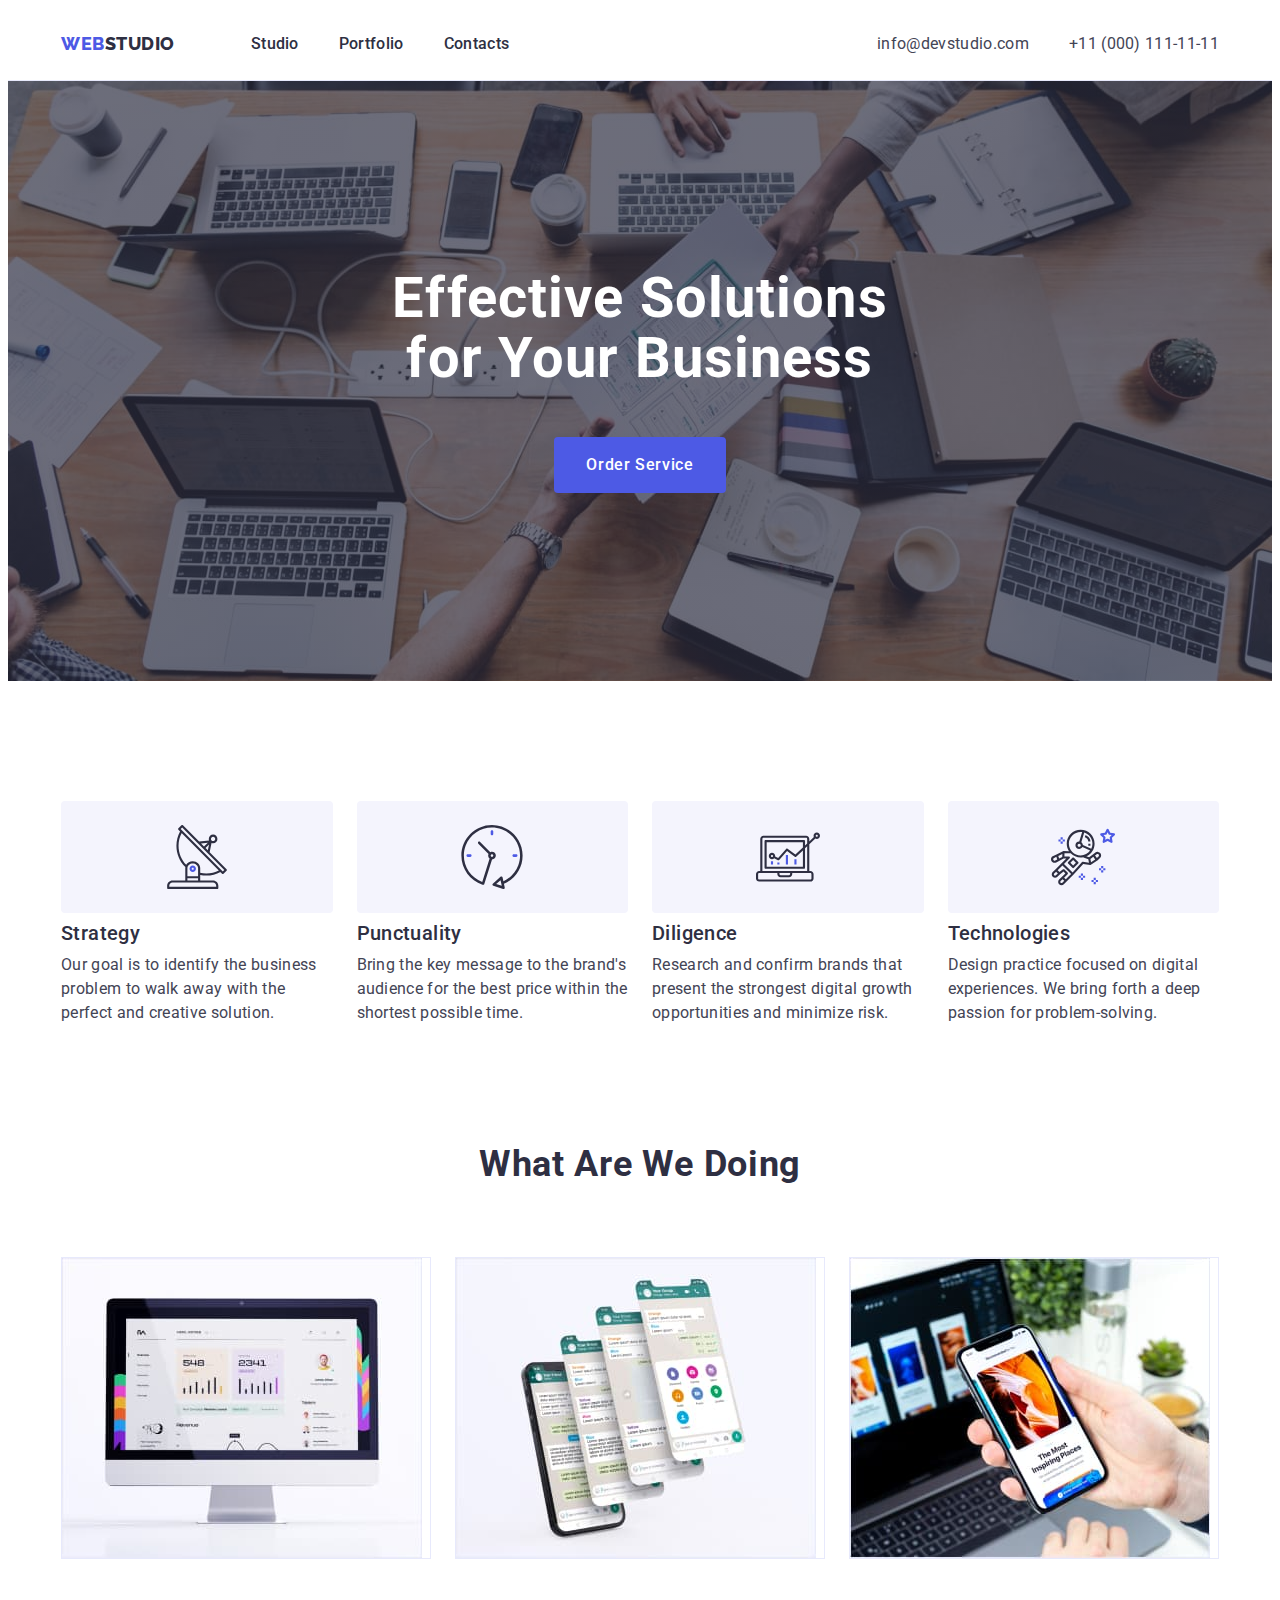
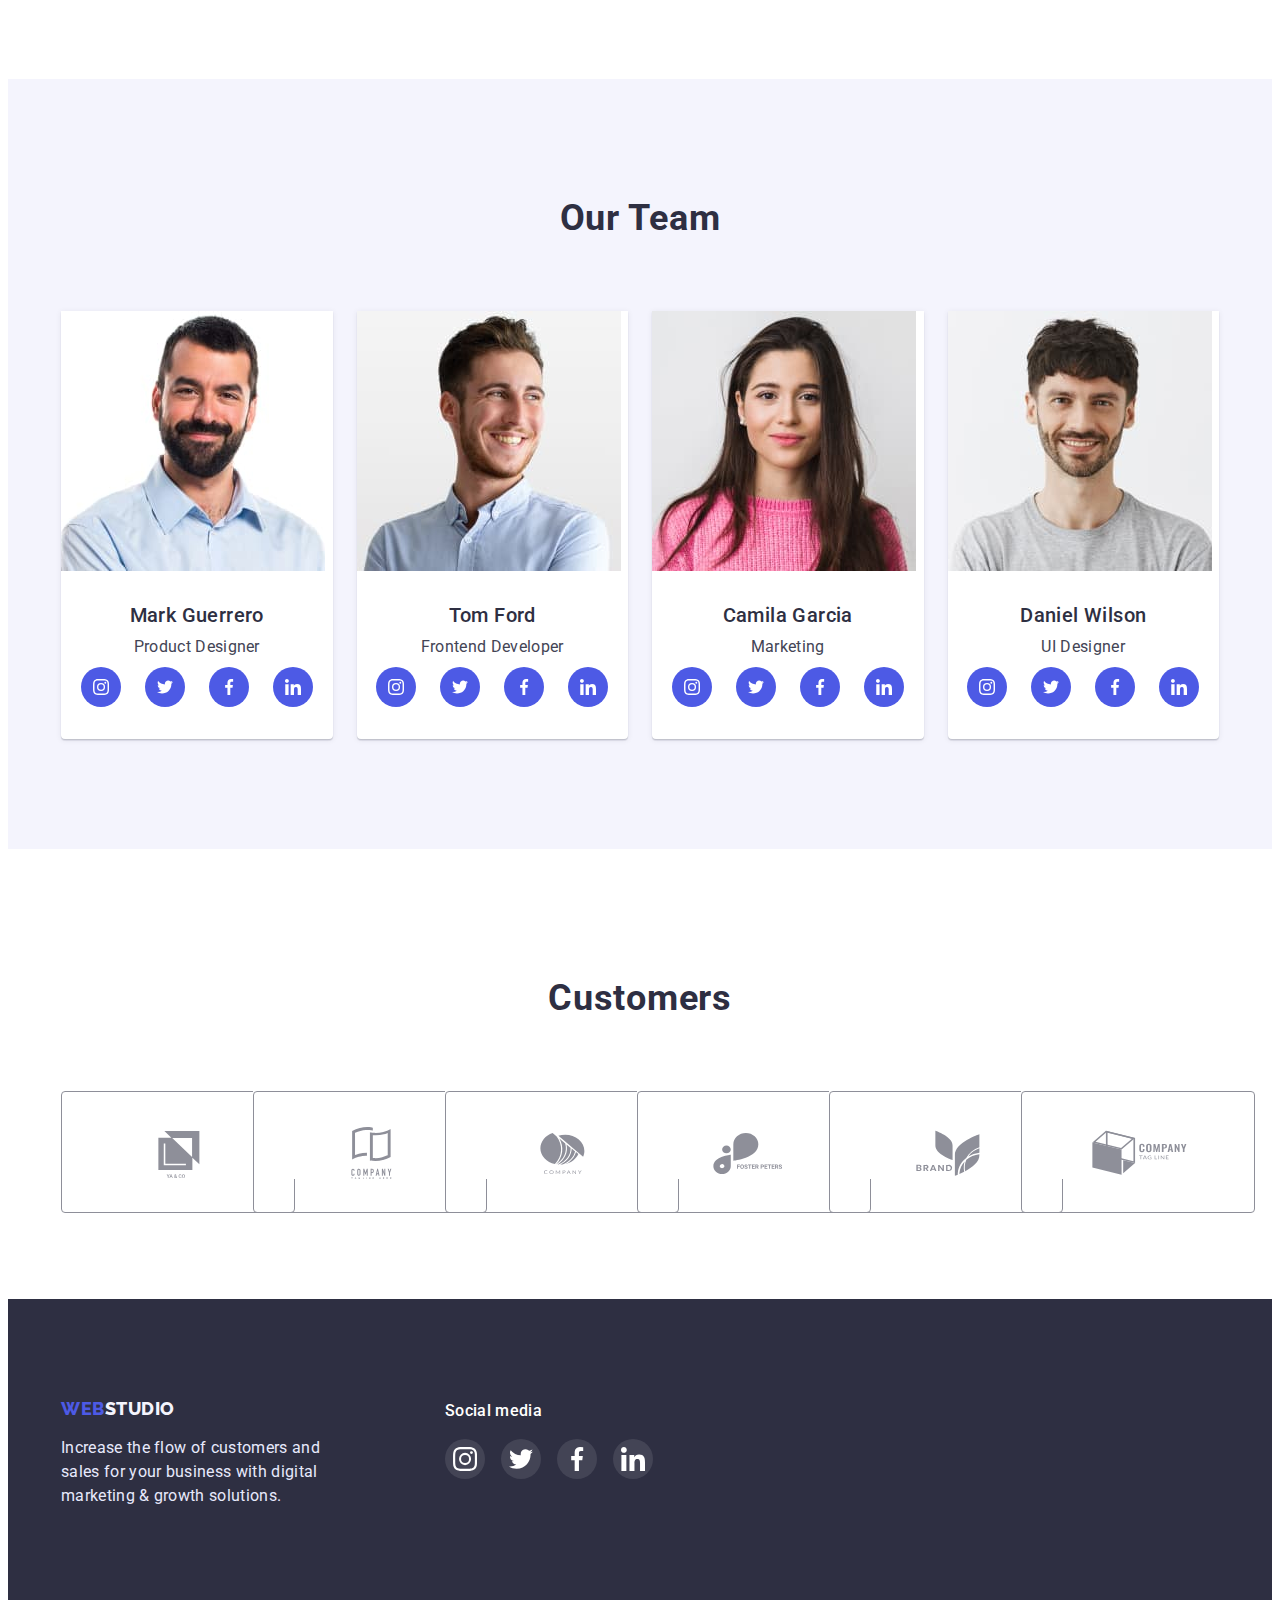
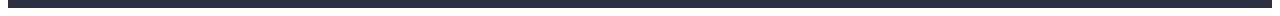
<file: index.html>
<!DOCTYPE html>
<html lang="en">
  <head>
    <meta charset="UTF-8" />
    <meta http-equiv="X-UA-Compatible" content="IE=edge" />
    <meta name="viewport" content="width=device-width, initial-scale=1.0" />
    <title>WebStudio</title>
    <link rel="preconnect" href="https://fonts.googleapis.com" />
    <link rel="preconnect" href="https://fonts.gstatic.com" crossorigin />
    <link
      href="https://fonts.googleapis.com/css2?family=Raleway:wght@800&family=Roboto:wght@400;500;700;900&display=swap"
      rel="stylesheet"
    />
    <link
      rel="stylesheet"
      href="https://cdnjs.cloudflare.com/ajax/libs/modern-normalize/1.1.0/modern-normalize.min.css"
      integrity="sha512-wpPYUAdjBVSE4KJnH1VR1HeZfpl1ub8YT/NKx4PuQ5NmX2tKuGu6U/JRp5y+Y8XG2tV+wKQpNHVUX03MfMFn9Q=="
      crossorigin="anonymous"
      referrerpolicy="no-referrer"
    />
    <link rel="stylesheet" href="./css/styles.css" />
  </head>
  <body>
    <header class="header">
      <div class="container header-container">
        <nav class="header-navigation">
          <a href="./index.html" class="header-logo link">
            <span class="header-logo-first">Web</span>Studio
          </a>
          <ul class="header-list list">
            <li class="header-item">
              <a href="./index.html" class="header-link link">Studio</a>
            </li>
            <li class="header-item">
              <a href="./portfolio.html" class="header-link link">Portfolio</a>
            </li>
            <li class="header-item">
              <a href="" class="header-link link">Contacts</a>
            </li>
          </ul>
        </nav>
        <address class="header-auth">
          <ul class="header-auth-list list">
            <li class="header-auth-item">
              <a href="mailto:info@devstudio.com" class="header-auth-mail link"
                >info@devstudio.com</a
              >
            </li>
            <li class="header-auth-item">
              <a href="tel:+110001111111" class="header-auth-phone link"
                >+11 (000) 111-11-11</a
              >
            </li>
          </ul>
        </address>
      </div>
    </header>
    <main>
      <section class="hero">
        <div class="container hero-container">
          <h1 class="hero-title">Effective Solutions for Your Business</h1>
          <button type="button" class="hero-btn">Order Service</button>
        </div>
      </section>
      <section class="benefits">
        <div class="container">
          <h2 class="benefits-title visually-hidden">Оur Features</h2>
          <ul class="benefits-list list">
            <li class="benefits-item">
              <span class="benefits-icon-box">
                <svg class="benefits-icon" width="64" height="64">
                  <use href="./images/benefits-icons.svg#icon-antenna"></use>
                </svg>
              </span>
              <h3 class="benefits-subtitle">Strategy</h3>
              <p class="benefits-text">
                Our goal is to identify the business problem to walk away with
                the perfect and creative solution.
              </p>
            </li>
            <li class="benefits-item">
              <span class="benefits-icon-box">
                <svg class="benefits-icon" width="64" height="64">
                  <use href="./images/benefits-icons.svg#icon-clock"></use>
                </svg>
              </span>
              <h3 class="benefits-subtitle">Punctuality</h3>
              <p class="benefits-text">
                Bring the key message to the brand's audience for the best price
                within the shortest possible time.
              </p>
            </li>
            <li class="benefits-item">
              <span class="benefits-icon-box">
                <svg class="benefits-icon" width="64" height="64">
                  <use href="./images/benefits-icons.svg#icon-diagram"></use>
                </svg>
              </span>
              <h3 class="benefits-subtitle">Diligence</h3>
              <p class="benefits-text">
                Research and confirm brands that present the strongest digital
                growth opportunities and minimize risk.
              </p>
            </li>
            <li class="benefits-item">
              <span class="benefits-icon-box">
                <svg class="benefits-icon" width="64" height="64">
                  <use href="./images/benefits-icons.svg#icon-astronaut"></use>
                </svg>
              </span>
              <h3 class="benefits-subtitle">Technologies</h3>
              <p class="benefits-text">
                Design practice focused on digital experiences. We bring forth a
                deep passion for problem-solving.
              </p>
            </li>
          </ul>
        </div>
      </section>
      <section class="doings">
        <div class="container">
          <h2 class="doings-title">What are we doing</h2>
          <ul class="doings-list list">
            <li class="doings-item">
              <img
                src="./images/about_img1.jpg"
                alt="pc"
                width="360"
                height="300"
              />
            </li>
            <li class="doings-item">
              <img
                src="./images/about_img2.jpg"
                alt="phone and layers"
                width="360"
                height="300"
              />
            </li>
            <li class="doings-item">
              <img
                src="./images/about_img3.jpg"
                alt="phone in hand"
                width="360"
                height="300"
              />
            </li>
          </ul>
        </div>
      </section>
      <section class="team">
        <div class="container">
          <h2 class="team-title">Our Team</h2>
          <ul class="team-list list">
            <li class="team-item">
              <img
                class="team-img"
                src="./images/team_img1.jpg"
                alt="photo of a team member"
              />
              <div class="team-name-container">
                <h3 class="team-name">Mark Guerrero</h3>
                <p class="team-position">Product Designer</p>
                <ul class="team-soc-list list">
                  <li class="team-soc-item list">
                    <a href="" class="team-soc-link link">
                      <svg class="team-soc-icon" width="16" height="16">
                        <use href="./images/soc-icons.svg#icon-instagram"></use>
                      </svg>
                    </a>
                  </li>
                  <li class="team-soc-item list">
                    <a href="" class="team-soc-link link">
                      <svg class="team-soc-icon" width="16" height="16">
                        <use href="./images/soc-icons.svg#icon-twitter"></use>
                      </svg>
                    </a>
                  </li>
                  <li class="team-soc-item list">
                    <a href="" class="team-soc-link link">
                      <svg class="team-soc-icon" width="16" height="16">
                        <use href="./images/soc-icons.svg#icon-facebook"></use>
                      </svg>
                    </a>
                  </li>
                  <li class="team-soc-item list">
                    <a href="" class="team-soc-link link">
                      <svg class="team-soc-icon" width="16" height="16">
                        <use href="./images/soc-icons.svg#icon-linkedin"></use>
                      </svg>
                    </a>
                  </li>
                </ul>
              </div>
            </li>
            <li class="team-item">
              <img
                class="team-img"
                src="./images/team_img2.jpg"
                alt="photo of a team member"
              />
              <div class="team-name-container">
                <h3 class="team-name">Tom Ford</h3>
                <p class="team-position">Frontend Developer</p>
                <ul class="team-soc-list list">
                  <li class="team-soc-item list">
                    <a href="" class="team-soc-link link">
                      <svg class="team-soc-icon" width="16" height="16">
                        <use href="./images/soc-icons.svg#icon-instagram"></use>
                      </svg>
                    </a>
                  </li>
                  <li class="team-soc-item list">
                    <a href="" class="team-soc-link link">
                      <svg class="team-soc-icon" width="16" height="16">
                        <use href="./images/soc-icons.svg#icon-twitter"></use>
                      </svg>
                    </a>
                  </li>
                  <li class="team-soc-item list">
                    <a href="" class="team-soc-link link">
                      <svg class="team-soc-icon" width="16" height="16">
                        <use href="./images/soc-icons.svg#icon-facebook"></use>
                      </svg>
                    </a>
                  </li>
                  <li class="team-soc-item list">
                    <a href="" class="team-soc-link link">
                      <svg class="team-soc-icon" width="16" height="16">
                        <use href="./images/soc-icons.svg#icon-linkedin"></use>
                      </svg>
                    </a>
                  </li>
                </ul>
              </div>
            </li>
            <li class="team-item">
              <img
                class="team-img"
                src="./images/team_img3.jpg"
                alt="photo of a team member"
              />
              <div class="team-name-container">
                <h3 class="team-name">Camila Garcia</h3>
                <p class="team-position">Marketing</p>
                <ul class="team-soc-list list">
                  <li class="team-soc-item list">
                    <a href="" class="team-soc-link link">
                      <svg class="team-soc-icon" width="16" height="16">
                        <use href="./images/soc-icons.svg#icon-instagram"></use>
                      </svg>
                    </a>
                  </li>
                  <li class="team-soc-item list">
                    <a href="" class="team-soc-link link">
                      <svg class="team-soc-icon" width="16" height="16">
                        <use href="./images/soc-icons.svg#icon-twitter"></use>
                      </svg>
                    </a>
                  </li>
                  <li class="team-soc-item list">
                    <a href="" class="team-soc-link link">
                      <svg class="team-soc-icon" width="16" height="16">
                        <use href="./images/soc-icons.svg#icon-facebook"></use>
                      </svg>
                    </a>
                  </li>
                  <li class="team-soc-item list">
                    <a href="" class="team-soc-link link">
                      <svg class="team-soc-icon" width="16" height="16">
                        <use href="./images/soc-icons.svg#icon-linkedin"></use>
                      </svg>
                    </a>
                  </li>
                </ul>
              </div>
            </li>
            <li class="team-item">
              <img
                class="team-img"
                src="./images/team_img4.jpg"
                alt="photo of a team member"
              />
              <div class="team-name-container">
                <h3 class="team-name">Daniel Wilson</h3>
                <p class="team-position">UI Designer</p>
                <ul class="team-soc-list list">
                  <li class="team-soc-item list">
                    <a href="" class="team-soc-link link">
                      <svg class="team-soc-icon" width="16" height="16">
                        <use href="./images/soc-icons.svg#icon-instagram"></use>
                      </svg>
                    </a>
                  </li>
                  <li class="team-soc-item list">
                    <a href="" class="team-soc-link link">
                      <svg class="team-soc-icon" width="16" height="16">
                        <use href="./images/soc-icons.svg#icon-twitter"></use>
                      </svg>
                    </a>
                  </li>
                  <li class="team-soc-item list">
                    <a href="" class="team-soc-link link">
                      <svg class="team-soc-icon" width="16" height="16">
                        <use href="./images/soc-icons.svg#icon-facebook"></use>
                      </svg>
                    </a>
                  </li>
                  <li class="team-soc-item list">
                    <a href="" class="team-soc-link link">
                      <svg class="team-soc-icon" width="16" height="16">
                        <use href="./images/soc-icons.svg#icon-linkedin"></use>
                      </svg>
                    </a>
                  </li>
                </ul>
              </div>
            </li>
          </ul>
        </div>
      </section>
      <section class="customers">
        <div class="container">
          <h2 class="customers-title">Customers</h2>
          <ul class="customers-list list">
            <li class="customers-item list">
              <a href="" class="customers-icon link">
                <svg class="customers-icon-pic" width="104" height="56">
                  <use
                    href="./images/customers-logo.svg#icon-customers-logo1">
                  </use>
                </svg>
              </a>
            </li>
            <li class="customers-item list">
              <a href="" class="customers-icon link">
                <svg class="customers-icon-pic" width="104" height="56">
                  <use
                    href="./images/customers-logo.svg#icon-customers-logo2">
                  </use>
                </svg>
              </a>
            </li>
            <li class="customers-item list">
              <a href="" class="customers-icon link">
                <svg class="customers-icon-pic" width="104" height="56">
                  <use
                    href="./images/customers-logo.svg#icon-customers-logo3">
                  </use>
                </svg>
              </a>
            </li>
            <li class="customers-item list">
              <a href="" class="customers-icon link">
                <svg class="customers-icon-pic" width="104" height="56">
                  <use
                    href="./images/customers-logo.svg#icon-customers-logo4">
                  </use>
                </svg>
              </a>
            </li>
            <li class="customers-item list">
              <a href="" class="customers-icon link">
                <svg class="customers-icon-pic" width="104" height="56">
                  <use
                    href="./images/customers-logo.svg#icon-customers-logo5">
                  </use>
                </svg>
              </a>
            </li>
            <li class="customers-item list">
              <a href="" class="customers-icon link">
                <svg class="customers-icon-pic" width="104" height="56">
                  <use
                    href="./images/customers-logo.svg#icon-customers-logo6">
                  </use>
                </svg>
              </a>
            </li>
          </ul>
        </div>
      </section>
    </main>
    <footer class="footer">
      <div class="footer-conatiner container">
        <div class="footer-text-container">
          <a href="./index.html" class="footer-logo link">
            <span class="footer-logo-first">Web</span>Studio
          </a>
          <p class="footer-text">
            Increase the flow of customers and sales for your business with
            digital marketing & growth solutions.
          </p>
        </div>
        <div class="footer-soc-container">
          <h3 class="footer-title">Social media</h3>
          <ul class="footer-soc-list list">
            <li class="footer-soc-item list">
              <a href="" class="footer-soc-link link">
                <svg class="footer-soc-icon" width="24" height="24">
                  <use href="./images/soc-icons.svg#icon-instagram"></use>
                </svg>
              </a>
            </li>
            <li class="footer-soc-item list">
              <a href="" class="footer-soc-link link">
                <svg class="footer-soc-icon" width="24" height="24">
                  <use href="./images/soc-icons.svg#icon-twitter"></use>
                </svg>
              </a>
            </li>
            <li class="footer-soc-item list">
              <a href="" class="footer-soc-link link">
                <svg class="footer-soc-icon" width="24" height="24">
                  <use href="./images/soc-icons.svg#icon-facebook"></use>
                </svg>
              </a>
            </li>
            <li class="footer-soc-item list">
              <a href="" class="footer-soc-link link">
                <svg class="footer-soc-icon" width="24" height="24">
                  <use href="./images/soc-icons.svg#icon-linkedin"></use>
                </svg>
              </a>
            </li>
          </ul>
        </div>
      </div>
    </footer>
  </body>
</html>
</file>
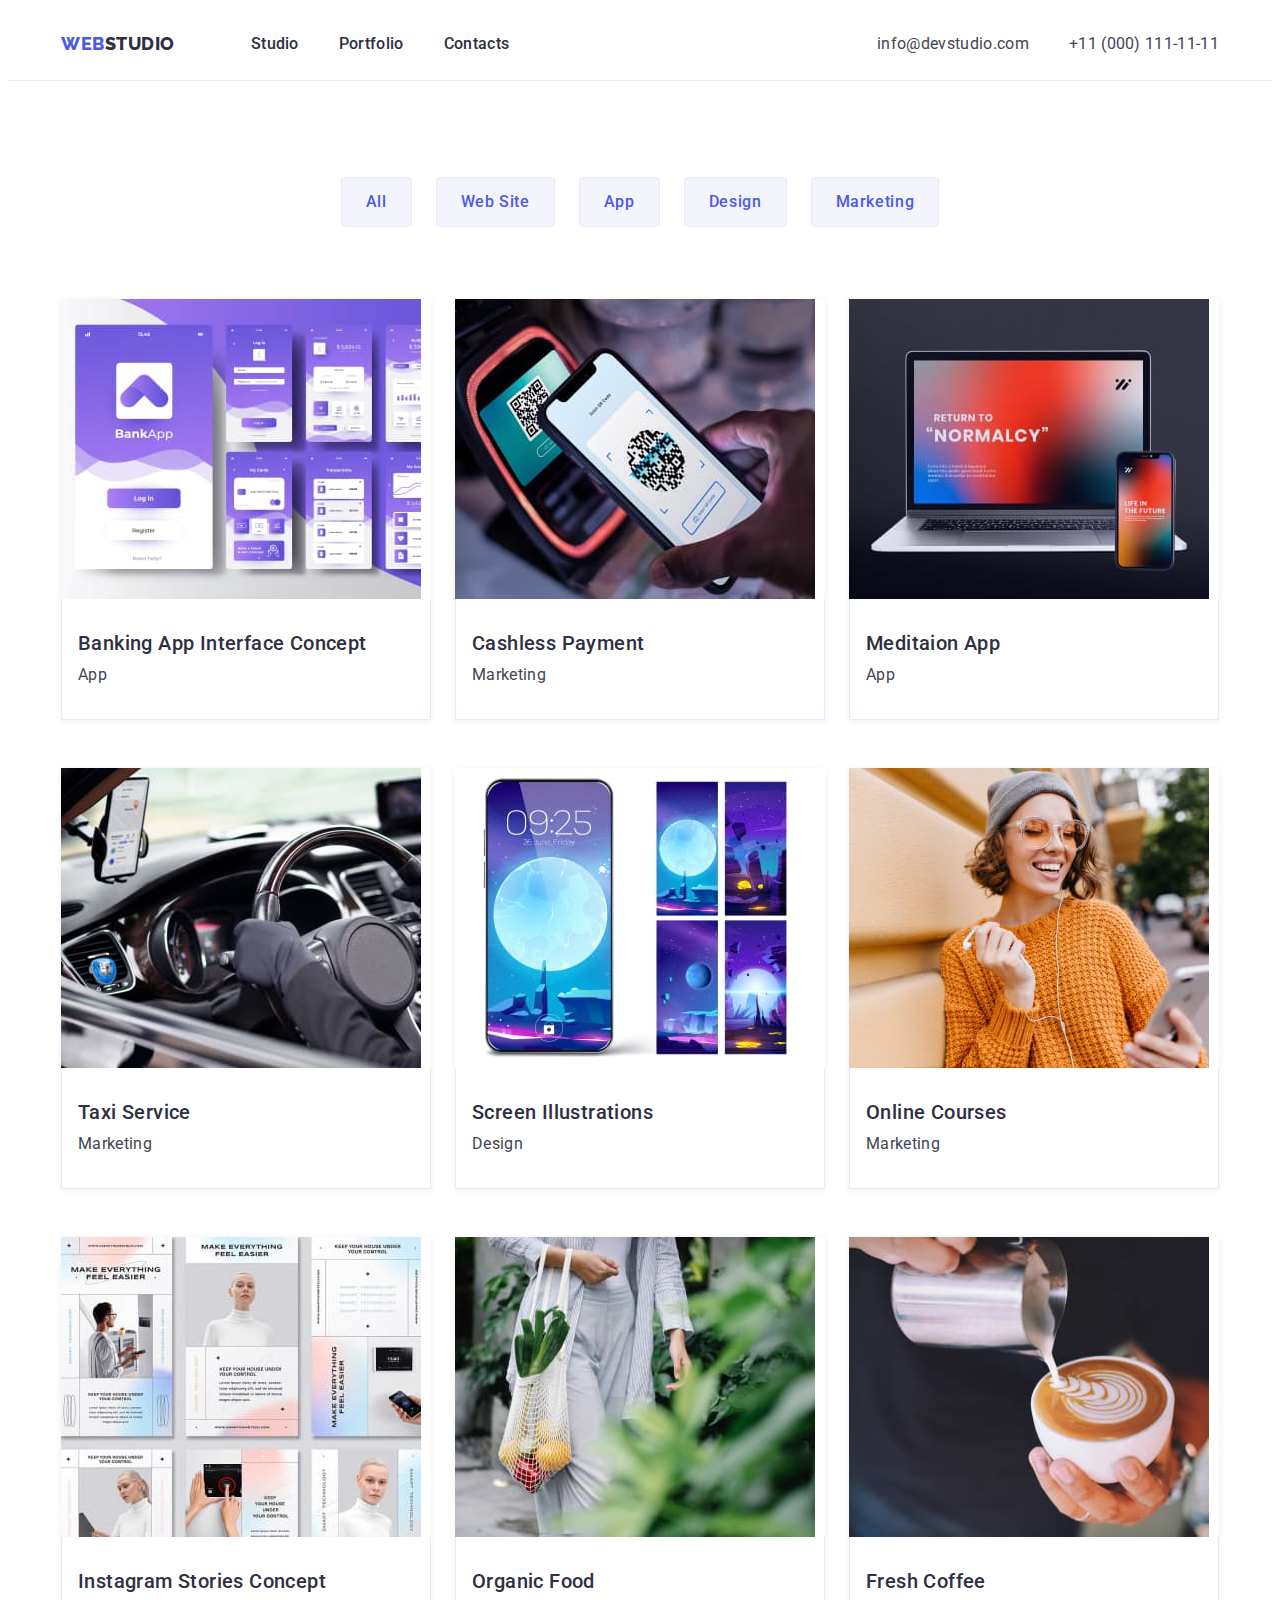
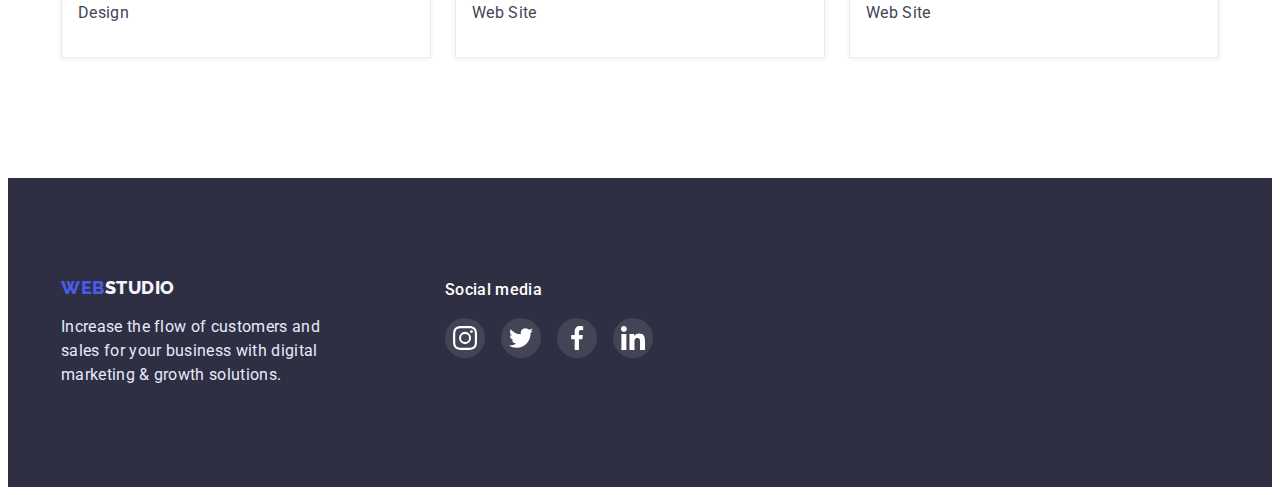
<file: portfolio.html>
<!DOCTYPE html>
<html lang="en">
  <head>
    <meta charset="UTF-8" />
    <meta http-equiv="X-UA-Compatible" content="IE=edge" />
    <meta name="viewport" content="width=device-width, initial-scale=1.0" />
    <title>Portfolio</title>
    <link rel="preconnect" href="https://fonts.googleapis.com" />
    <link rel="preconnect" href="https://fonts.gstatic.com" crossorigin />
    <link
      href="https://fonts.googleapis.com/css2?family=Raleway:wght@800&family=Roboto:wght@400;500;700;900&display=swap"
      rel="stylesheet"
    />
    <link
      rel="stylesheet"
      href="https://cdnjs.cloudflare.com/ajax/libs/modern-normalize/1.1.0/modern-normalize.min.css"
      integrity="sha512-wpPYUAdjBVSE4KJnH1VR1HeZfpl1ub8YT/NKx4PuQ5NmX2tKuGu6U/JRp5y+Y8XG2tV+wKQpNHVUX03MfMFn9Q=="
      crossorigin="anonymous"
      referrerpolicy="no-referrer"
    />
    <link rel="stylesheet" href="./css/styles.css" />
  </head>

  <body>
    <header class="header">
      <div class="container header-container">
        <nav class="header-navigation">
          <a href="./index.html" class="header-logo link">
            <span class="header-logo-first">Web</span>Studio
          </a>
          <ul class="header-list list list">
            <li class="header-item">
              <a href="./index.html" class="header-link link">Studio</a>
            </li>
            <li class="header-item">
              <a href="./portfolio.html" class="header-link link">Portfolio</a>
            </li>
            <li class="header-item">
              <a href="" class="header-link link">Contacts</a>
            </li>
          </ul>
        </nav>
        <address class="header-auth">
          <ul class="header-auth-list list">
            <li class="header-auth-item">
              <a href="mailto:info@devstudio.com" class="header-auth-mail link"
                >info@devstudio.com</a
              >
            </li>
            <li class="header-auth-item">
              <a href="tel:+110001111111" class="header-auth-phone link"
                >+11 (000) 111-11-11</a
              >
            </li>
          </ul>
        </address>
      </div>
    </header>
    <main>
      <section class="works">
        <div class="container">
          <h1 class="works-title visually-hidden">Our works</h1>
          <h2 class="works-heading visually-hidden">
            Filter examples of our works
          </h2>
          <ul class="works-list list">
            <li class="works-item">
              <button type="button" class="works-btn">All</button>
            </li>
            <li class="works-item">
              <button type="button" class="works-btn">Web Site</button>
            </li>
            <li class="works-item">
              <button type="button" class="works-btn">App</button>
            </li>
            <li class="works-item">
              <button type="button" class="works-btn">Design</button>
            </li>
            <li class="works-item">
              <button type="button" class="works-btn">Marketing</button>
            </li>
          </ul>
          <h2 class="works-subtitle visually-hidden">Examples of our works</h2>
          <ul class="works-img-list list">
            <li class="works-img-item">
              <a href="" class="works-link">
                <img
                  src="./images/site-img1.jpg"
                  alt="photo of site"
                  width="360"
                />
                <div class="works-card-container">
                  <p class="works-text">Banking App Interface Concept</p>
                  <h3 class="works-tagline">App</h3>
                </div>
              </a>
            </li>
            <li class="works-img-item">
              <a href="" class="works-link">
                <img
                  src="./images/site-img2.jpg"
                  alt="photo of site"
                  width="360"
                />
                <div class="works-card-container">
                  <p class="works-text">Cashless Payment</p>
                  <h3 class="works-tagline">Marketing</h3>
                </div>
              </a>
            </li>
            <li class="works-img-item">
              <a href="" class="works-link">
                <img
                  src="./images/site-img3.jpg"
                  alt="photo of site"
                  width="360"
                />
                <div class="works-card-container">
                  <p class="works-text">Meditaion App</p>
                  <h3 class="works-tagline">App</h3>
                </div>
              </a>
            </li>
            <li class="works-img-item">
              <a href="" class="works-link">
                <img
                  src="./images/site-img4.jpg"
                  alt="photo of site"
                  width="360"
                />
                <div class="works-card-container">
                  <p class="works-text">Taxi Service</p>
                  <h3 class="works-tagline">Marketing</h3>
                </div>
              </a>
            </li>
            <li class="works-img-item">
              <a href="" class="works-link">
                <img
                  src="./images/site-img5.jpg"
                  alt="photo of site"
                  width="360"
                />
                <div class="works-card-container">
                  <p class="works-text">Screen Illustrations</p>
                  <h3 class="works-tagline">Design</h3>
                </div>
              </a>
            </li>
            <li class="works-img-item">
              <a href="" class="works-link">
                <img
                  src="./images/site-img6.jpg"
                  alt="photo of site"
                  width="360"
                />
                <div class="works-card-container">
                  <p class="works-text">Online Courses</p>
                  <h3 class="works-tagline">Marketing</h3>
                </div>
              </a>
            </li>
            <li class="works-img-item">
              <a href="" class="works-link">
                <img
                  src="./images/site-img7.jpg"
                  alt="photo of site"
                  width="360"
                />
                <div class="works-card-container">
                  <p class="works-text">Instagram Stories Concept</p>
                  <h3 class="works-tagline">Design</h3>
                </div>
              </a>
            </li>
            <li class="works-img-item">
              <a href="" class="works-link">
                <img
                  src="./images/site-img8.jpg"
                  alt="photo of site"
                  width="360"
                />
                <div class="works-card-container">
                  <p class="works-text">Organic Food</p>
                  <h3 class="works-tagline">Web Site</h3>
                </div>
              </a>
            </li>
            <li class="works-img-item">
              <a href="" class="works-link">
                <img
                  src="./images/site-img9.jpg"
                  alt="photo of site"
                  width="360"
                />
                <div class="works-card-container">
                  <p class="works-text">Fresh Coffee</p>
                  <h3 class="works-tagline">Web Site</h3>
                </div>
              </a>
            </li>
          </ul>
        </div>
      </section>
    </main>
    <footer class="footer">
      <div class="footer-conatiner container">
        <div class="footer-text-container">
          <a href="./index.html" class="footer-logo link">
            <span class="footer-logo-first">Web</span>Studio
          </a>
          <p class="footer-text">
            Increase the flow of customers and sales for your business with
            digital marketing & growth solutions.
          </p>
        </div>
        <div class="footer-soc-container">
          <h3 class="footer-title">Social media</h3>
          <ul class="footer-soc-list list">
            <li class="footer-soc-item list">
              <a href="" class="footer-soc-link link">
                <svg class="footer-soc-icon" width="24" height="24">
                  <use href="./images/soc-icons.svg#icon-instagram"></use>
                </svg>
              </a>
            </li>
            <li class="footer-soc-item list">
              <a href="" class="footer-soc-link link">
                <svg class="footer-soc-icon" width="24" height="24">
                  <use href="./images/soc-icons.svg#icon-twitter"></use>
                </svg>
              </a>
            </li>
            <li class="footer-soc-item list">
              <a href="" class="footer-soc-link link">
                <svg class="footer-soc-icon" width="24" height="24">
                  <use href="./images/soc-icons.svg#icon-facebook"></use>
                </svg>
              </a>
            </li>
            <li class="footer-soc-item list">
              <a href="" class="footer-soc-link link">
                <svg class="footer-soc-icon" width="24" height="24">
                  <use href="./images/soc-icons.svg#icon-linkedin"></use>
                </svg>
              </a>
            </li>
          </ul>
        </div>
      </div>
    </footer>
  </body>
</html>
</file>
<file: css/styles.css>
body {
  font-family: "roboto", sans-serif;
  background-color: #ffffff;
}

h1,
h2,
h3,
h4,
h5,
h6,
p {
  margin: 0;
}

ul {
  margin: 0;
  padding-left: 0;
}

img {
  display: block;
  max-width: 100%;
  height: auto;
}

:root {
  --main-text-color: #2e2f42;
  --second-text-color: #434455;
  --icon-color: #4d5ae5;
  --dominant-font-weight: 500;
  --gra: linear-gradient(rgba(46, 47, 66, 0.7), rgba(46, 47, 66, 0.7));
}

.list {
  list-style: none;
}

.link {
  text-decoration: none;
}

.container {
  width: 1158px;
  padding-left: 15px;
  padding-right: 15px;
  margin-left: auto;
  margin-right: auto;
  outline: 2px;
}

.visually-hidden {
  position: absolute;
  white-space: nowrap;
  width: 1px;
  height: 1px;
  overflow: hidden;
  border: 0;
  padding: 0;
  clip: rect(0 0 0 0);
  clip-path: inset(50%);
  margin: -1px;
}

/*---------- HEADER ----------*/

.header {
  border-bottom: 1px solid #e7e9fc;
}

.header-container {
  display: flex;
}

.header-navigation {
  display: flex;
  align-items: center;
}

.header-logo-first {
  font-family: "Raleway";
  font-weight: 800;
  font-size: 18px;
  line-height: 1.33;
  letter-spacing: 0.03em;
  text-transform: uppercase;
  color: var(--icon-color);
  padding-top: 24px;
  padding-bottom: 24px;
}

.header-logo {
  font-family: "Raleway";
  font-weight: 800;
  font-size: 18px;
  line-height: 1.33;
  letter-spacing: 0.03em;
  text-transform: uppercase;
  color: #2e2f42;
  padding-top: 24px;
  padding-bottom: 24px;
  margin-right: 76px;
}

.header-list {
  display: flex;
  gap: 40px;
}

/* .header-item {}  */

.header-link {
  font-weight: var(--dominant-font-weight);
  line-height: 1.5;
  letter-spacing: 0.02em;
  color: var(--main-text-color);
  padding-top: 24px;
  padding-bottom: 24px;
  display: block;
}

.header-link:focus,
.header-link:hover {
  color: #404bbf;
}

.header-auth {
  margin-left: auto;
}

.header-auth-list {
  display: flex;
  gap: 40px;
}

.header-auth-item {
}

.header-auth-mail {
  font-style: normal;
  line-height: 1.5;
  letter-spacing: 0.02em;
  color: var(--second-text-color);
  padding-top: 24px;
  padding-bottom: 24px;
  display: block;
}

.header-auth-mail:hover,
.header-auth-mail:focus {
  color: #404bbf;
}

.header-auth-phone {
  font-style: normal;
  line-height: 1.5;
  letter-spacing: 0.02em;
  color: var(--second-text-color);
  padding-top: 24px;
  padding-bottom: 24px;
  display: block;
}

.header-auth-phone:hover,
.header-auth-phone:focus {
  color: #404bbf;
}

/*---------- HERO(STUDIO) ----------*/

.hero {
  background-color: #2e2f42;
  max-width: 1440px;
  margin-left: auto;
  margin-right: auto;
  background-image: var(--gra), url(../images/hero-bg.jpg);
  padding-top: 188px;
  padding-bottom: 188px;
  background-repeat: no-repeat;
  background-size: cover;
  background-position: center;
}

.hero-container {
}

.hero-title {
  font-size: 56px;
  line-height: 1.07;
  letter-spacing: 0.02em;
  color: #ffffff;
  max-width: 496px;
  margin: 0 auto;
  text-align: center;
  margin-bottom: 48px;
}

.hero-btn {
  font-family: "Roboto";
  font-weight: var(--dominant-font-weight);
  font-size: 16px;
  line-height: 1.5;
  letter-spacing: 0.04em;
  cursor: pointer;
  color: #ffffff;
  background: var(--icon-color);
  border: 0;
  border-radius: 4px;
  padding: 16px 32px 16px 32px;
  min-width: 169px;
  display: block;
  margin: 0 auto;
}

.hero-btn:focus,
.hero-btn:hover {
  background: #404bbf;
}

/*---------- BENEFITS(STUDIO) ----------*/

.benefits {
  padding-top: 120px;
  padding-bottom: 120px;
}

.benefits-title {
}

.benefits-list {
  display: flex;
  gap: 24px;
}

.benefits-item {
  width: calc((100% - 72px) / 4);
}

.benefits-subtitle {
  font-weight: var(--dominant-font-weight);
  font-size: 20px;
  line-height: 1.2;
  letter-spacing: 0.02em;
  color: var(--main-text-color);
  margin-bottom: 8px;
}

.benefits-text {
  line-height: 1.5;
  letter-spacing: 0.02em;
  color: var(--second-text-color);
}

.benefits-icon-box {
  height: 112px;
  background-color: #f4f4fd;
  display: flex;
  align-items: center;
  justify-content: center;
  margin-bottom: 8px;
  border-radius: 4px;
}

/*---------- DOINGS(STUDIO) ----------*/

.doings {
  padding-bottom: 120px;
}

.doings-title {
  font-size: 36px;
  line-height: 1.11;
  letter-spacing: 0.02em;
  text-transform: capitalize;
  color: var(--main-text-color);
  margin-bottom: 72px;
  text-align: center;
}

.doings-list {
  display: flex;
  gap: 24px;
  flex-shrink: 0;
}

.doings-item {
  border: 1px solid #e7e9fc;
  width: calc((100% - 48px) / 3);
  border: 1px solid #e7e9fc;
}

/*---------- TEAM(STUDIO) ----------*/

.team {
  background-color: #f4f4fd;
  padding-top: 120px;
  padding-bottom: 110px;
}

.team-title {
  font-size: 36px;
  line-height: 1.11;
  letter-spacing: 0.02em;
  text-transform: capitalize;
  color: var(--main-text-color);
  margin-bottom: 72px;
  text-align: center;
}

.team-list {
  display: flex;
  gap: 24px;
  flex-shrink: 0;
}

.team-item {
  background-color: #ffffff;
  width: calc((100% - 72px) / 4);
  box-shadow: 0px 1px 6px rgba(46, 47, 66, 0.08),
    0px 1px 1px rgba(46, 47, 66, 0.16), 0px 2px 1px rgba(46, 47, 66, 0.08);
  border-radius: 0px 0px 4px 4px;
}

.team-img {
}

.team-name-container {
  padding: 32px 16px;
}

.team-name {
  font-weight: var(--dominant-font-weight);
  font-size: 20px;
  line-height: 1.2;
  letter-spacing: 0.02em;
  background-color: #ffffff;
  color: var(--main-text-color);
  text-align: center;
  margin-bottom: 8px;
}

.team-position {
  font-size: 16px;
  line-height: 1.5;
  letter-spacing: 0.02em;
  color: var(--second-text-color);
  background-color: #ffffff;
  text-align: center;
  margin-bottom: 8px;
}

.team-soc-list {
  display: flex;
  justify-content: center;
  gap: 24px;
}

.team-soc-item {
  width: 40px;
  height: 40px;
}

.team-soc-link {
  width: 100%;
  height: 100%;
  background-color: var(--icon-color);
  display: flex;
  align-items: center;
  justify-content: center;
  border-radius: 50%;
}

.team-soc-icon {
  fill: #ffffff;
}

.team-soc-item :hover,
.team-soc-item :focus {
  background-color: #404bbf;
}

/* ---------CUSTOMERS--------- */

.customers {
  background-color: #ffffff;
  padding-top: 130px;
  padding-bottom: 120px;
}

.container {
}

.customers-title {
  font-size: 36px;
  line-height: 1.11;
  letter-spacing: 0.02em;
  text-transform: capitalize;
  color: var(--main-text-color);
  margin-bottom: 72px;
  text-align: center;
}

.customers-list {
  display: flex;
  gap: 24px;
  flex-shrink: 0;
}

.customers-item {
  background-color: #ffffff;
  width: calc((100% - 120px) / 6);
  width: 168px;
  height: 88px;
}

.customers-icon {
  width: 100%;
  height: 100%;
  display: flex;
  align-items: center;
  justify-content: center;
  padding: 16px 32px;
  border: 1px solid #8e8f99;
  border-radius: 4px;
}

.customers-icon:is(:hover, :focus) {
  border-color: #404bbf;
}

.customers-icon-pic {
  fill: #8e8f99;
}

.customers-icon:is(:hover, :focus) .customers-icon-pic {
  fill: #404bbf;
}

.link {
}

/*---------- FOOTER ----------*/

.footer {
  background-color: #2e2f42;
  padding-top: 100px;
  padding-bottom: 100px;
}

.footer-container {
  align-items: baseline;
}

.footer-logo {
  display: block;
  font-family: "Raleway";
  font-style: normal;
  font-weight: 800;
  font-size: 18px;
  line-height: 1.16;
  letter-spacing: 0.03em;
  text-transform: uppercase;
  color: #f4f4fd;
  margin-bottom: 16px;
}

.footer-logo-first {
  font-family: "Raleway";
  font-style: normal;
  font-weight: 800;
  font-size: 18px;
  line-height: 1.16;
  letter-spacing: 0.03em;
  text-transform: uppercase;
  color: var(--icon-color);
}

.footer-text {
  max-width: 264px;
  line-height: 1.5;
  letter-spacing: 0.02em;
  color: #e7e9fc;
}

.footer-title {
  margin-bottom: 16px;
  color: #ffffff;
  display: block;
  text-align: left;
  font-weight: 500;
  font-size: 16px;
  line-height: 1.5;
  letter-spacing: 0.02em;
}

.footer-conatiner {
  display: flex;
}

.footer-text-container {
  margin-right: 120px;
}

.footer-soc-conatiner {
}

.footer-soc-list {
  display: flex;
  gap: 16px;
  justify-content: center;
}

.footer-soc-item {
  width: 40px;
  height: 40px;
}

.footer-soc-item :hover,
.footer-soc-item :focus {
  background-color: #31d0aa;
}

.footer-soc-link {
  width: 100%;
  height: 100%;
  background-color: #ffffff1a;
  display: flex;
  align-items: center;
  justify-content: center;
  border-radius: 50%;
}

.footer-soc-icon {
  fill: #ffffff;
}

/*---------- WORKS(PORTFOLIO) ----------*/

.works {
  padding-top: 96px;
  padding-bottom: 120px;
}

.works-title {
}

.works-heading {
}

.works-list {
  display: flex;
  justify-content: center;
  gap: 24px;
  margin-bottom: 72px;
}

.works-item {
}

.works-btn {
  font-family: inherit;
  font-weight: var(--dominant-font-weight);
  font-size: 16px;
  line-height: 1.5;
  letter-spacing: 0.04em;
  cursor: pointer;
  color: #4d5ae5;
  background: #f4f4fd;
  border: 1px solid #e7e9fc;
  border-radius: 4px;
  padding: 12px 24px;
}

.works-btn:focus,
.works-btn:hover {
  color: #ffffff;
  background: #404bbf;
  border: 1px solid #404bbf;
  box-shadow: 0px 4px 4px rgba(0, 0, 0, 0.15);
}

.works-subtitle {
}

.works-img-list {
  display: flex;
  flex-wrap: wrap;
  column-gap: 24px;
  row-gap: 48px;
  justify-content: center;
}

.works-img-item {
  width: calc((100% - 48px) / 3);
  box-shadow: 0px 1px 6px rgba(46, 47, 66, 0.08);
}

.works-link {
  text-decoration: none;
}

.works-card {
}

.works-card-container {
  max-width: 360px;
  padding: 32px 16px;
  border: 1px solid #e7e9fc;
  border-top: transparent;
}

.works-img-item:hover .works-card-container {
  border: 1px solid #f4f4fd;
  border-top: transparent;
}

.works-img-item:hover,
.works-img-item:focus {
  box-shadow: 0px 1px 6px rgba(46, 47, 66, 0.08),
    0px 1px 1px rgba(46, 47, 66, 0.16), 0px 2px 1px rgba(46, 47, 66, 0.08);
}

.works-text {
  font-weight: var(--dominant-font-weight);
  font-size: 20px;
  line-height: 1.2;
  letter-spacing: 0.02em;
  color: var(--main-text-color);
  margin-bottom: 8px;
}

.works-tagline {
  font-weight: 400;
  font-size: 16px;
  line-height: 1.5;
  letter-spacing: 0.02em;
  color: var(--second-text-color);
}
</file>
